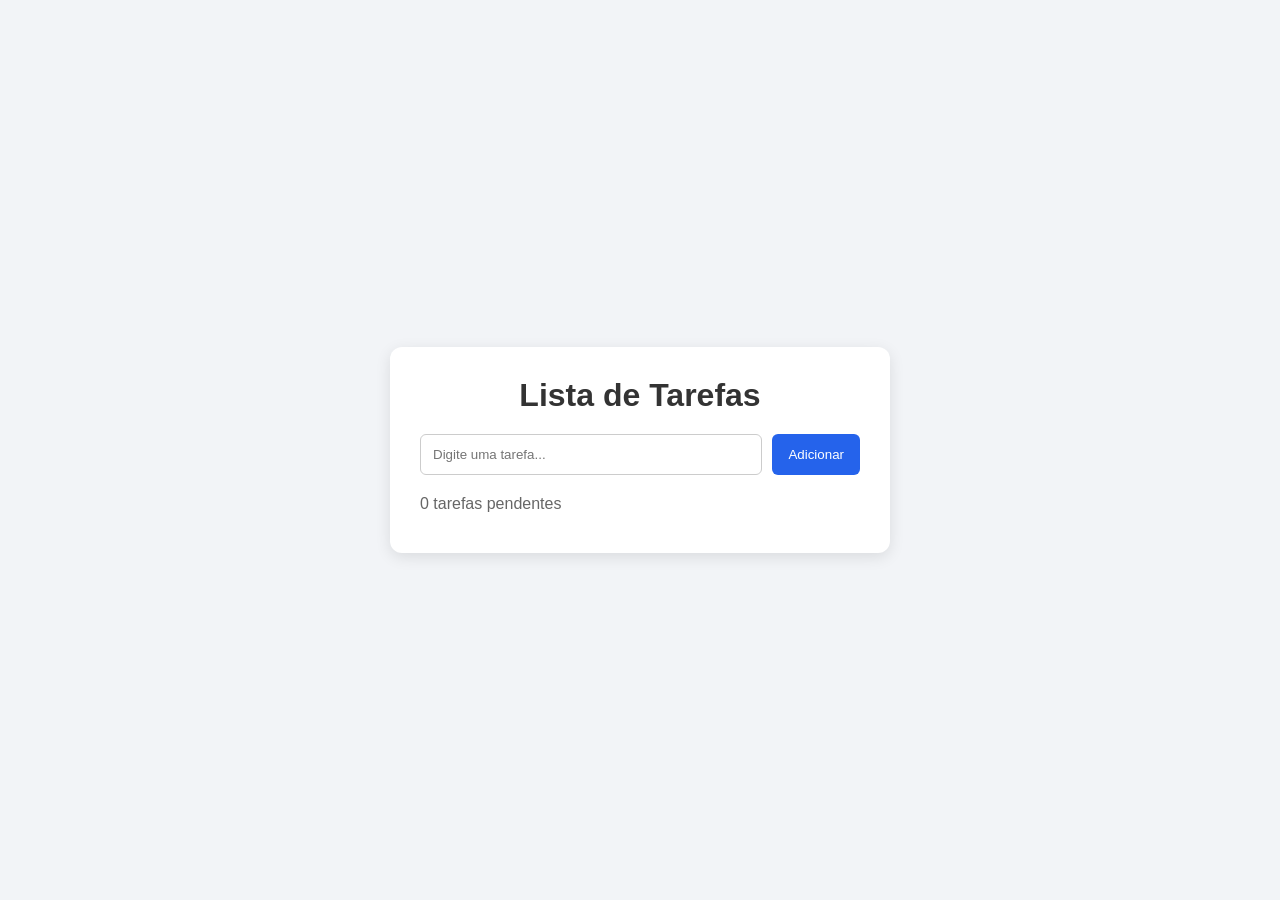
<file: noa de ti/index.html>
<!DOCTYPE html>
<html lang="pt-BR">
<head>
    <meta charset="UTF-8">
    <meta name="viewport" content="width=device-width, initial-scale=1.0">
    <title>Lista de Tarefas</title>
    <link rel="stylesheet" href="style.css">
</head>
<body>

    <main class="container">
        <h1>Lista de Tarefas</h1>

        <form id="taskForm">
            <input
                type="text"
                id="taskInput"
                placeholder="Digite uma tarefa..."
                required
            >
            <button type="submit">Adicionar</button>
        </form>

        <p id="counter">0 tarefas pendentes</p>

        <ul id="taskList"></ul>
    </main>

    <script src="script.js"></script>
</body>
</html>
</file>
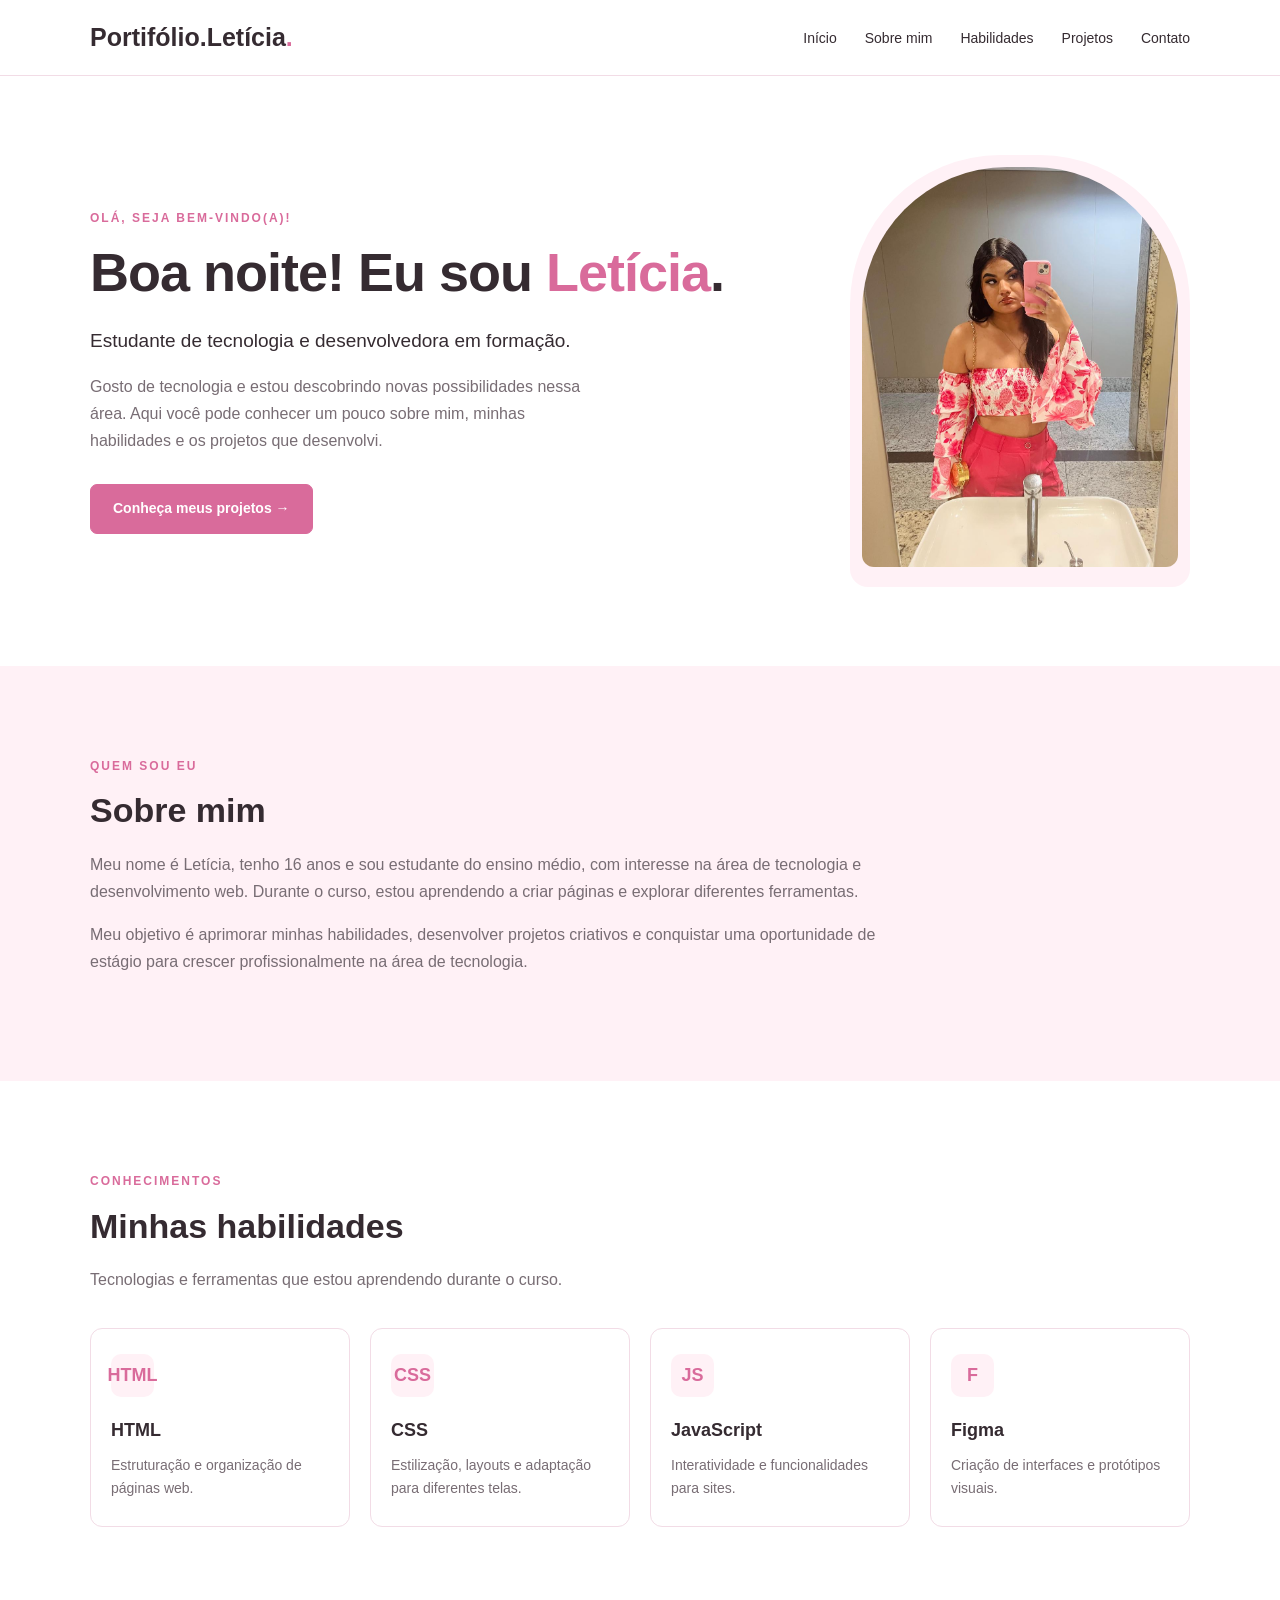
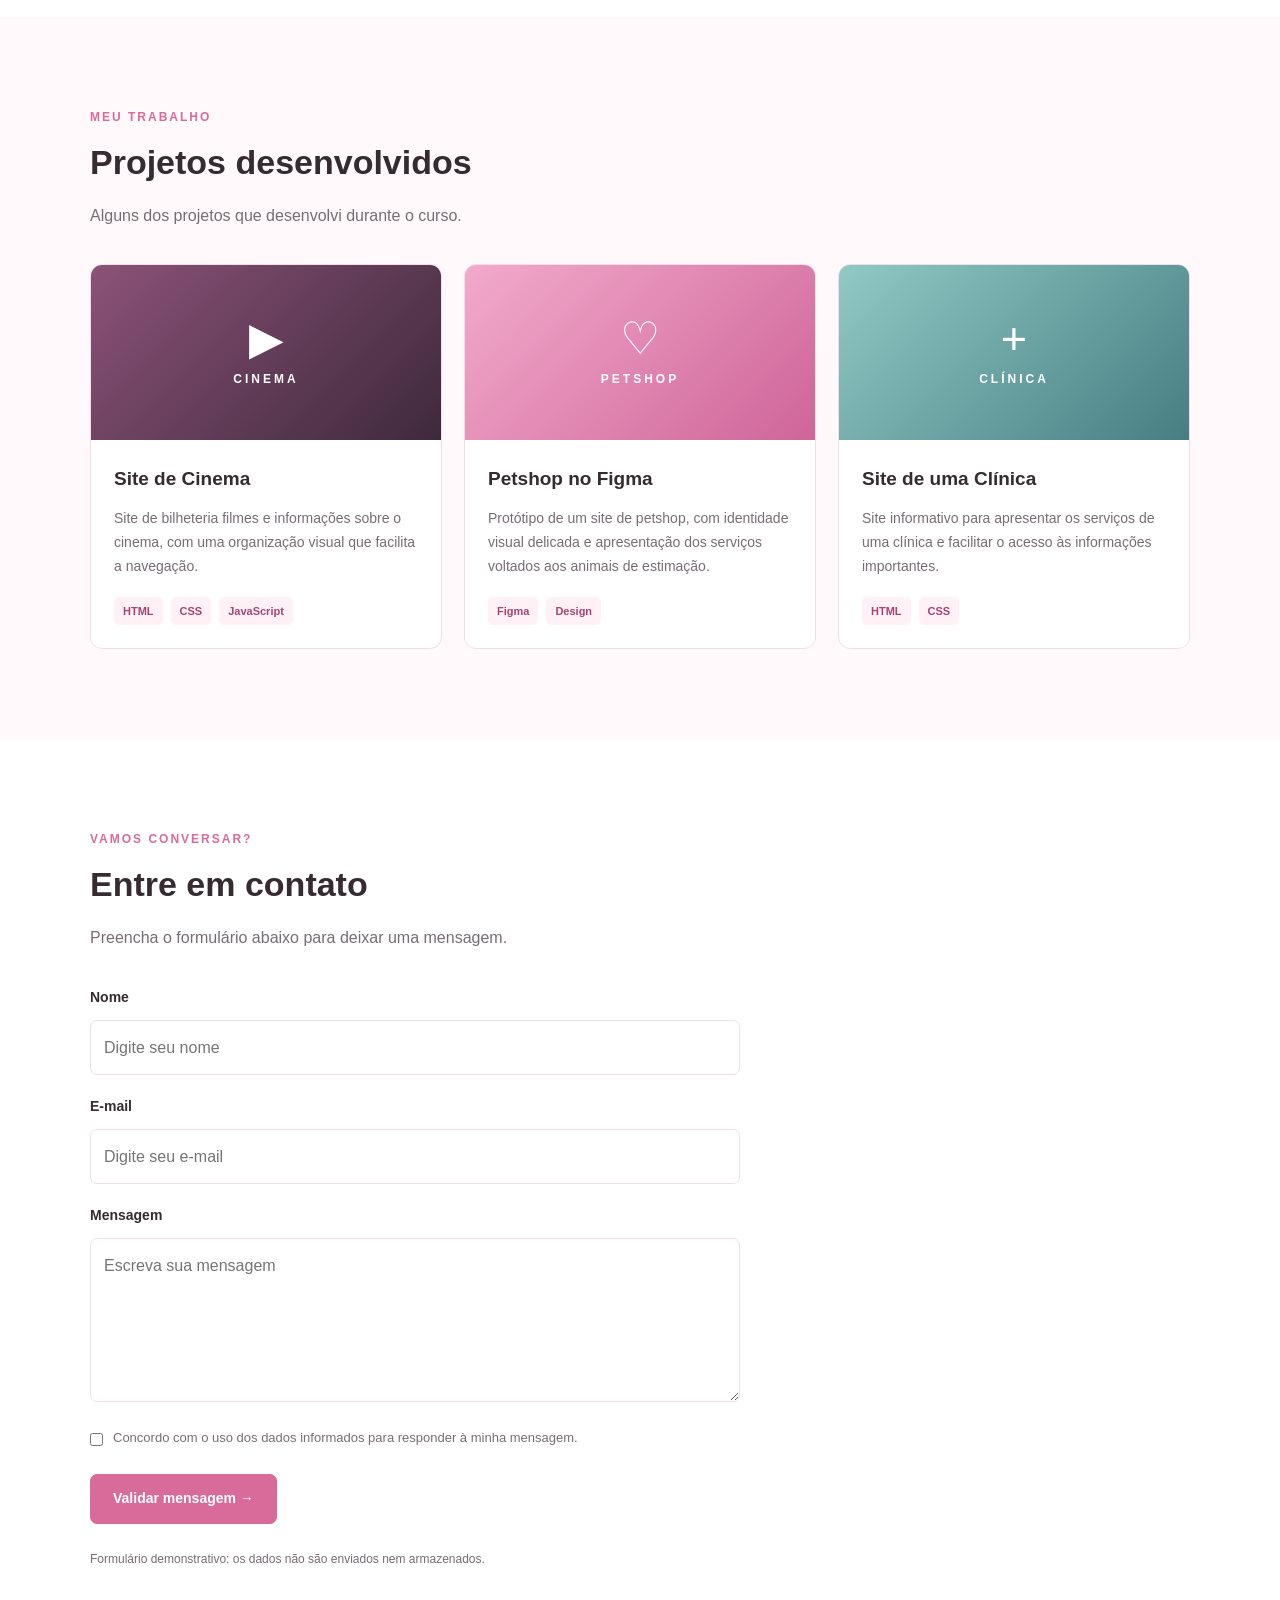
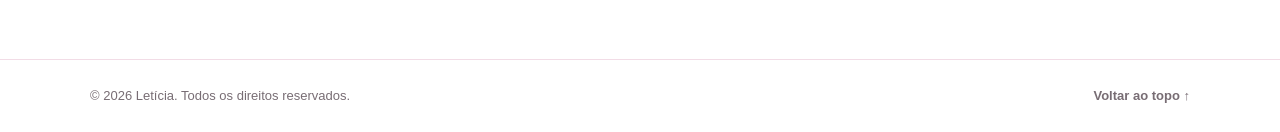
<file: portifólio.Letícia/index.html>
<!DOCTYPE html>
<html lang="pt-BR">
<head>
    <meta charset="UTF-8">
    <meta name="viewport" content="width=device-width, initial-scale=1.0">

    <meta name="description" content="Portfólio profissional de Letícia, estudante de tecnologia.">

    <title>Letícia | Portfólio</title>

    <link rel="stylesheet" href="css/style.css">
    <script src="js/script.js" defer></script>
</head>

<body>

    <header>
        <nav class="navbar container" aria-label="Menu principal">

            <a href="#inicio" class="logo">Portifólio.Letícia<span>.</span></a>

            <button class="menu-toggle"
                id="menu-toggle"
                aria-label="Abrir menu"
                aria-expanded="false"
                aria-controls="menu">
                ☰
            </button>

            <ul class="nav-links" id="menu">
                <li><a href="#inicio">Início</a></li>
                <li><a href="#sobre">Sobre mim</a></li>
                <li><a href="#habilidades">Habilidades</a></li>
                <li><a href="#projetos">Projetos</a></li>
                <li><a href="#contato">Contato</a></li>
            </ul>

        </nav>
    </header>

    <main>

        
        <section class="hero container" id="inicio">

            <div class="hero-content">
                <p class="subtitulo">OLÁ, SEJA BEM-VINDO(A)!</p>

                <h1 id="saudacao">
                    Olá! Eu sou <span>Letícia Sophia</span>.
                </h1>

                <h2>Estudante de tecnologia e desenvolvedora em formação.</h2>

                <p>
                    Gosto de tecnologia e estou descobrindo novas possibilidades
                    nessa área.
                    Aqui você pode conhecer um pouco sobre mim, minhas habilidades e os 
                    projetos que desenvolvi.
                </p>

                <a href="#projetos" class="botao">
                    Conheça meus projetos →
                </a>
            </div>

            <div class="hero-image">
                <img src="img/foto.jpg.jpeg" alt="Foto de perfil de Letícia">
            </div>

        </section>

        
        <section class="secao sobre" id="sobre">
            <div class="container">

                <p class="subtitulo">QUEM SOU EU</p>

                <h2 class="titulo-secao">Sobre mim</h2>

                <p class="texto-sobre">
                    Meu nome é Letícia, tenho 16 anos e sou estudante do ensino médio,
                    com interesse na área de tecnologia e desenvolvimento web.
                    Durante o curso, estou aprendendo a criar páginas e explorar diferentes
                   ferramentas.
                </p>

                <p class="texto-sobre">
                    Meu objetivo é aprimorar minhas habilidades, desenvolver
                    projetos criativos e conquistar uma oportunidade de estágio
                    para crescer profissionalmente na área de tecnologia.
                </p>

            </div>
        </section>

        
        <section class="secao container" id="habilidades">

            <p class="subtitulo">CONHECIMENTOS</p>

            <h2 class="titulo-secao">Minhas habilidades</h2>

            <p class="descricao-secao">
                Tecnologias e ferramentas que estou aprendendo durante o curso.
            </p>

            <div class="habilidades-grid">

                <article class="habilidade">
                    <span class="icone-habilidade">HTML</span>
                    <h3>HTML</h3>
                    <p>Estruturação e organização de páginas web.</p>
                </article>

                <article class="habilidade">
                    <span class="icone-habilidade">CSS</span>
                    <h3>CSS</h3>
                    <p>Estilização, layouts e adaptação para diferentes telas.</p>
                </article>

                <article class="habilidade">
                    <span class="icone-habilidade">JS</span>
                    <h3>JavaScript</h3>
                    <p>Interatividade e funcionalidades para sites.</p>
                </article>

                <article class="habilidade">
                    <span class="icone-habilidade">F</span>
                    <h3>Figma</h3>
                    <p>Criação de interfaces e protótipos visuais.</p>
                </article>

            </div>
        </section>

        
        <section class="secao projetos" id="projetos">
            <div class="container">

                <p class="subtitulo">MEU TRABALHO</p>

                <h2 class="titulo-secao">Projetos desenvolvidos</h2>

                <p class="descricao-secao">
                    Alguns dos projetos que desenvolvi durante o curso.
                </p>

                <div class="projetos-grid">

                    <article class="projeto-card">
                        <div class="projeto-imagem cinema">
                            <span>▶</span>
                            <p>CINEMA</p>
                        </div>

                        <div class="projeto-info">
                            <h3>Site de Cinema</h3>

                            <p>
                                Site de bilheteria filmes e informações
                                sobre o cinema, com uma organização visual que
                                facilita a navegação.
                            </p>

                            <div class="etiquetas">
                                <span>HTML</span>
                                <span>CSS</span>
                                <span>JavaScript</span>
                            </div>
                        </div>
                    </article>

                    <article class="projeto-card">
                        <div class="projeto-imagem petshop">
                            <span>♡</span>
                            <p>PETSHOP</p>
                        </div>

                        <div class="projeto-info">
                            <h3>Petshop no Figma</h3>

                            <p>
                                Protótipo de um site de petshop, com identidade
                                visual delicada e apresentação dos serviços
                                voltados aos animais de estimação.
                            </p>

                            <div class="etiquetas">
                                <span>Figma</span>
                                <span>Design</span>
                            </div>
                        </div>
                    </article>

                    <article class="projeto-card">
                        <div class="projeto-imagem clinica">
                            <span>+</span>
                            <p>CLÍNICA</p>
                        </div>

                        <div class="projeto-info">
                            <h3>Site de uma Clínica</h3>

                            <p>
                                Site informativo para apresentar os serviços
                                de uma clínica e facilitar o acesso às
                                informações importantes.
                            </p>

                            <div class="etiquetas">
                                <span>HTML</span>
                                <span>CSS</span>
                            </div>
                        </div>
                    </article>

                </div>

            </div>
        </section>

        
        <section class="secao container" id="contato">

            <p class="subtitulo">VAMOS CONVERSAR?</p>

            <h2 class="titulo-secao">Entre em contato</h2>

            <p class="descricao-secao">
                Preencha o formulário abaixo para deixar uma mensagem.
            </p>

            <form class="formulario" id="formulario">

                <label for="nome">Nome</label>
                <input
                    type="text"
                    id="nome"
                    name="nome"
                    maxlength="80"
                    autocomplete="name"
                    placeholder="Digite seu nome"
                    required
                >

                <label for="email">E-mail</label>
                <input
                    type="email"
                    id="email"
                    name="email"
                    maxlength="120"
                    autocomplete="email"
                    placeholder="Digite seu e-mail"
                    required
                >

                <label for="mensagem">Mensagem</label>
                <textarea
                    id="mensagem"
                    name="mensagem"
                    rows="5"
                    maxlength="1000"
                    placeholder="Escreva sua mensagem"
                    required
                ></textarea>

                <label class="consentimento">
                    <input type="checkbox" id="consentimento" required>
                    <span>
                        Concordo com o uso dos dados informados para responder
                        à minha mensagem.
                    </span>
                </label>

                <button type="submit" class="botao">
                    Validar mensagem →
                </button>

                <p id="status-formulario" role="status" aria-live="polite"></p>

                <small>
                    Formulário demonstrativo: os dados não são enviados
                    nem armazenados.
                </small>

            </form>
        </section>

    </main>

    
    <footer>
        <div class="container rodape">
            <p>© <span id="ano"></span> Letícia. Todos os direitos reservados.</p>

            <a href="#inicio">Voltar ao topo ↑</a>
        </div>
    </footer>

</body>
</html>
</file>
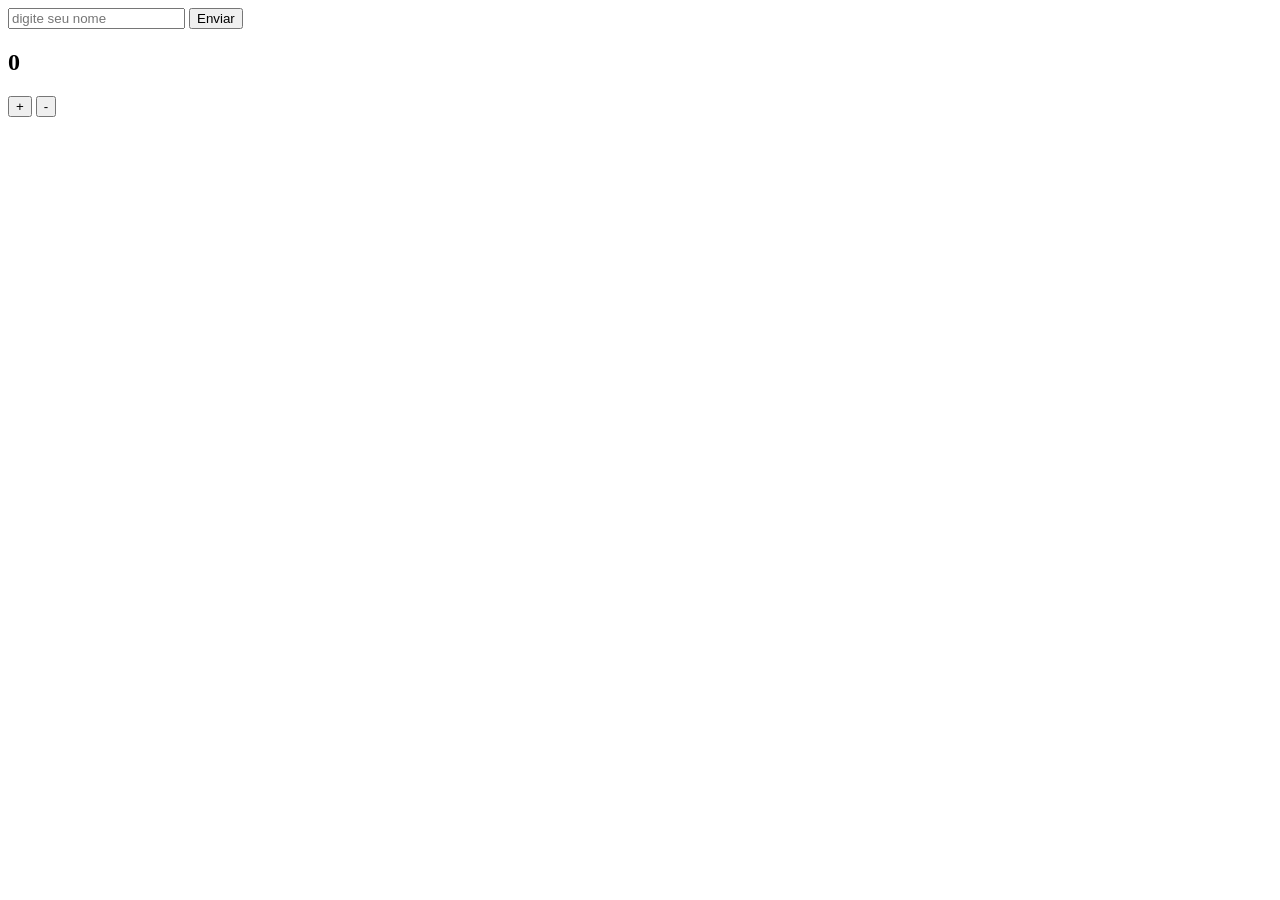
<file: SwitchCase/index.html>
<!DOCTYPE html>
<html lang="en">
<head>
    <meta charset="UTF-8">
    <meta name="viewport" content="width=device-width, initial-scale=1.0">
    <title>Document</title>
</head>

<body>
   <!-- <h1 id="titulo">Olá, aluno!</h1>

    <button onclick="mudarTexto()">Clique aqui</button>

    <script src="script.js"></script>

    <p id="mensagem">Olá</p>

     <button onclick="mudarCor()" >Clique aqui</button> --> 

     <input id="nome" type="text" placeholder ="digite seu nome"></input>

     <button onclick ="mostrarNome()">Enviar</button>

     <p id="resultado"></p>

    <script src="script.js"></script>

     <h2 id="numero">0</h2>

     <button onclick ="aumentar()">+</button>
     <button onclick = "diminuir()">-</button>

</body>
</html>
</file>
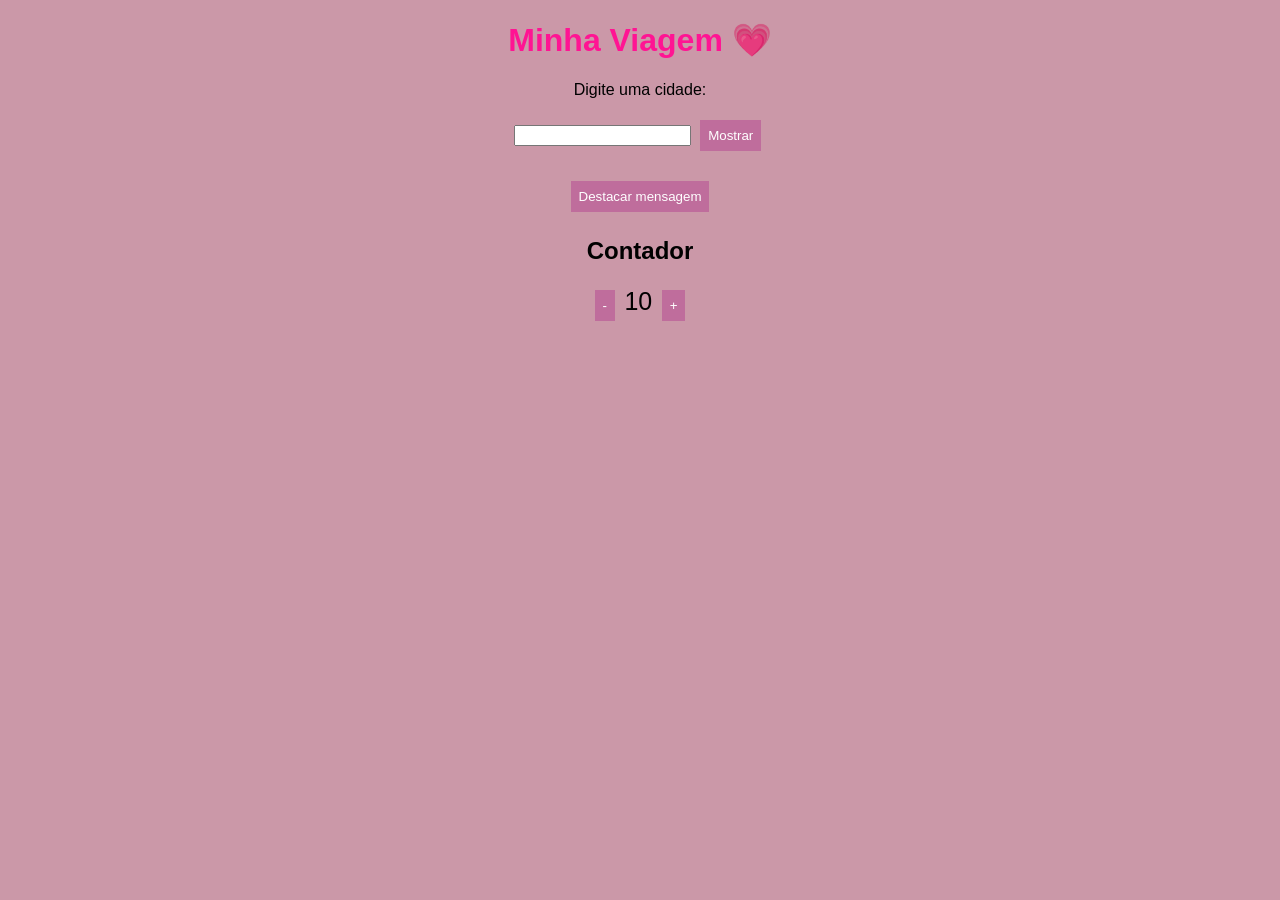
<file: atividade prática/idex.html>
<!DOCTYPE html>
<html lang="pt-br">
<head>
    <meta charset="UTF-8">
    <title>Minha Viagem</title>

    <style>
        body {
            background-color: rgb(203, 152, 168);
            text-align: center;
            font-family: Arial;
        }

        h1 {
            color: deeppink;
        }

        button {
            background-color: rgb(191, 109, 156);
            color: white;
            border: none;
            padding: 8px;
            margin: 5px;
        }

        #mensagem {
            font-size: 20px;
        }

        #contador {
            font-size: 25px;
        }
    </style>
</head>

<body>

    <h1 id="titulo">Minha Viagem 💗</h1>

    <p>Digite uma cidade:</p>

    <input id="cidade">

    <button onclick="mostrarCidade()">Mostrar</button>

    <p id="mensagem"></p>

    <button onclick="destacarMensagem()">Destacar mensagem</button>

    <h2>Contador</h2>

    <button onclick="diminuir()">-</button>

    <span id="contador">10</span>

    <button onclick="aumentar()">+</button>

    <script>
        let numero = 10;

        function mostrarCidade() {
            let cidade = document.getElementById("cidade").value;
            document.getElementById("mensagem").textContent =
                "Quero conhecer " + cidade + "! 💕";
        }

        function destacarMensagem() {
            document.getElementById("mensagem").style.color = "deeppink";
            document.getElementById("mensagem").style.fontSize = "30px";
        }

        function aumentar() {
            numero++;
            document.getElementById("contador").textContent = numero;
        }

        function diminuir() {
            numero--;
            document.getElementById("contador").textContent = numero;
        }
    </script>

</body>
</html>
</file>
<file: noa de ti/style.css>
* {
    box-sizing: border-box;
    margin: 0;
    padding: 0;
}

body {
    font-family: Arial, sans-serif;
    background: #f2f4f7;
    min-height: 100vh;
    display: flex;
    justify-content: center;
    align-items: center;
}

.container {
    background: white;
    width: 90%;
    max-width: 500px;
    padding: 30px;
    border-radius: 12px;
    box-shadow: 0 4px 15px rgba(0, 0, 0, 0.1);
}

h1 {
    text-align: center;
    margin-bottom: 20px;
    color: #333;
}

form {
    display: flex;
    gap: 10px;
}

input {
    flex: 1;
    padding: 12px;
    border: 1px solid #ccc;
    border-radius: 6px;
}

button {
    border: none;
    padding: 12px 16px;
    border-radius: 6px;
    background: #2563eb;
    color: white;
    cursor: pointer;
}

button:hover {
    background: #1d4ed8;
}

#counter {
    margin: 20px 0 10px;
    color: #666;
}

ul {
    list-style: none;
}

li {
    display: flex;
    justify-content: space-between;
    align-items: center;
    padding: 12px;
    margin-bottom: 8px;
    background: #f8fafc;
    border-radius: 6px;
}

li.completed span {
    text-decoration: line-through;
    color: #999;
}

.remove {
    background: #dc2626;
    padding: 7px 10px;
}

.remove:hover {
    background: #b91c1c;
}
</file>
<file: portifólio.Letícia/css/style.css>
:root {
    --rosa: #d96b9b;
    --rosa-claro: #fff1f6;
    --rosa-borda: #f2dce6;
    --branco: #ffffff;
    --texto: #352b31;
    --cinza: #786d74;
}

* {
    margin: 0;
    padding: 0;
    box-sizing: border-box;
}

html {
    scroll-behavior: smooth;
    scroll-padding-top: 90px;
}

body {
    background-color: var(--branco);
    color: var(--texto);
    font-family: Arial, Helvetica, sans-serif;
    line-height: 1.7;
}

.foto-perfil {
    width: 250px;
    height: 250px;
    border-radius: 50%;
    object-fit: cover;
    display: block;
    margin: 0% auto;

}

a {
    color: inherit;
}

button,
input,
textarea {
    font: inherit;
}

button,
a {
    -webkit-tap-highlight-color: transparent;
}

:focus-visible {
    outline: 3px solid var(--rosa);
    outline-offset: 4px;
}

.container {
    width: 90%;
    max-width: 1100px;
    margin: 0 auto;
}

.secao {
    padding: 90px 0;
}

.subtitulo {
    color: var(--rosa);
    font-size: 12px;
    font-weight: bold;
    letter-spacing: 2px;
    margin-bottom: 12px;
}

.titulo-secao {
    font-size: 34px;
    margin-bottom: 18px;
    line-height: 1.3;
}

.descricao-secao {
    color: var(--cinza);
    margin-bottom: 35px;
}


header {
    background-color: var(--branco);
    border-bottom: 1px solid var(--rosa-borda);
    position: sticky;
    top: 0;
    z-index: 100;
}

.navbar {
    min-height: 75px;
    display: flex;
    justify-content: space-between;
    align-items: center;
}

.logo {
    font-size: 25px;
    font-weight: bold;
    text-decoration: none;
}

.logo span {
    color: var(--rosa);
}

.nav-links {
    display: flex;
    align-items: center;
    gap: 28px;
    list-style: none;
}

.nav-links a {
    text-decoration: none;
    font-size: 14px;
    transition: color 0.3s;
}

.nav-links a:hover {
    color: var(--rosa);
}

.menu-toggle {
    display: none;
    background: none;
    border: none;
    color: var(--texto);
    font-size: 25px;
    cursor: pointer;
}


.hero {
    min-height: 590px;
    display: flex;
    align-items: center;
    justify-content: space-between;
    gap: 60px;
    padding-top: 60px;
    padding-bottom: 60px;
}

.hero-content {
    flex: 1;
}

.hero h1 {
    font-size: clamp(35px, 5vw, 54px);
    line-height: 1.2;
    margin-bottom: 20px;
    letter-spacing: -1px;
}

.hero h1 span {
    color: var(--rosa);
}

.hero h2 {
    font-size: 19px;
    font-weight: normal;
    margin-bottom: 15px;
}

.hero-content > p:not(.subtitulo) {
    color: var(--cinza);
    max-width: 520px;
    margin-bottom: 30px;
}

.botao {
    display: inline-block;
    background-color: var(--rosa);
    color: var(--branco);
    border: 1px solid var(--rosa);
    padding: 12px 22px;
    border-radius: 7px;
    text-decoration: none;
    font-weight: bold;
    font-size: 14px;
    cursor: pointer;
    transition: 0.3s;
}

.botao:hover {
    background-color: #bd507f;
    border-color: #bd507f;
}

.hero-image {
    flex: 0 1 340px;
    background-color: var(--rosa-claro);
    padding: 12px;
    border-radius: 150px 150px 18px 18px;
}

.hero-image img {
    width: 100%;
    height: 400px;
    object-fit: cover;
    object-position: center 30%;
    border-radius: 145px 145px 12px 12px;
}


.sobre {
    background-color: var(--rosa-claro);
}

.texto-sobre {
    color: var(--cinza);
    max-width: 800px;
    margin-bottom: 16px;
}


.habilidades-grid {
    display: grid;
    grid-template-columns: repeat(4, 1fr);
    gap: 20px;
}

.habilidade {
    padding: 25px 20px;
    border: 1px solid var(--rosa-borda);
    border-radius: 12px;
    background-color: var(--branco);
    transition: transform 0.3s;
}

.habilidade:hover {
    transform: translateY(-5px);
}

.icone-habilidade {
    display: flex;
    align-items: center;
    justify-content: center;
    width: 43px;
    height: 43px;
    border-radius: 10px;
    background-color: var(--rosa-claro);
    color: var(--rosa);
    font-weight: bold;
    font-size: 18px;
    margin-bottom: 18px;
}

.habilidade h3 {
    font-size: 18px;
    margin-bottom: 8px;
}

.habilidade p {
    color: var(--cinza);
    font-size: 14px;
}


.projetos {
    background-color: #fff9fc;
}

.projetos-grid {
    display: grid;
    grid-template-columns: repeat(3, 1fr);
    gap: 22px;
}

.projeto-card {
    background-color: var(--branco);
    border: 1px solid var(--rosa-borda);
    border-radius: 12px;
    overflow: hidden;
    transition: transform 0.3s;
}

.projeto-card:hover {
    transform: translateY(-5px);
}

.projeto-imagem {
    height: 175px;
    display: flex;
    flex-direction: column;
    align-items: center;
    justify-content: center;
    gap: 8px;
    color: var(--branco);
}

.projeto-imagem span {
    font-size: 45px;
    line-height: 1;
}

.projeto-imagem p {
    font-size: 12px;
    font-weight: bold;
    letter-spacing: 3px;
}

.cinema {
    background: linear-gradient(135deg, #8b5278, #3e293c);
}

.petshop {
    background: linear-gradient(135deg, #f2aacb, #cf6599);
}

.clinica {
    background: linear-gradient(135deg, #91c9c5, #477e83);
}

.projeto-info {
    padding: 23px;
}

.projeto-info h3 {
    font-size: 19px;
    margin-bottom: 12px;
}

.projeto-info > p {
    color: var(--cinza);
    font-size: 14px;
    margin-bottom: 18px;
}

.etiquetas {
    display: flex;
    flex-wrap: wrap;
    gap: 8px;
}

.etiquetas span {
    background-color: var(--rosa-claro);
    color: #a54470;
    padding: 5px 9px;
    border-radius: 5px;
    font-size: 11px;
    font-weight: bold;
}


.formulario {
    max-width: 650px;
    display: flex;
    flex-direction: column;
    gap: 10px;
}

.formulario > label:not(.consentimento) {
    font-size: 14px;
    font-weight: bold;
}

.formulario input:not([type="checkbox"]),
.formulario textarea {
    width: 100%;
    padding: 13px;
    border: 1px solid var(--rosa-borda);
    border-radius: 7px;
    background-color: var(--branco);
    color: var(--texto);
    margin-bottom: 10px;
}

.formulario input:focus,
.formulario textarea:focus {
    outline: 2px solid var(--rosa);
    border-color: var(--rosa);
}

.formulario textarea {
    resize: vertical;
}

.consentimento {
    display: flex;
    align-items: flex-start;
    gap: 10px;
    color: var(--cinza);
    font-size: 13px;
    margin: 5px 0 15px;
}

.consentimento input {
    margin-top: 6px;
    accent-color: var(--rosa);
}

.formulario .botao {
    align-self: flex-start;
}

#status-formulario {
    color: #a54470;
    font-size: 14px;
    font-weight: bold;
}

.formulario small {
    color: var(--cinza);
    font-size: 12px;
    margin-top: 5px;
}


footer {
    border-top: 1px solid var(--rosa-borda);
    padding: 25px 0;
}

.rodape {
    display: flex;
    align-items: center;
    justify-content: space-between;
    gap: 15px;
}

.rodape p,
.rodape a {
    color: var(--cinza);
    font-size: 13px;
}

.rodape a {
    text-decoration: none;
    font-weight: bold;
}

.rodape a:hover {
    color: var(--rosa);
}


@media (max-width: 850px) {
    .hero {
        gap: 30px;
    }

    .hero-image {
        flex-basis: 280px;
    }

    .hero-image img {
        height: 340px;
    }

    .habilidades-grid {
        grid-template-columns: repeat(2, 1fr);
    }

    .projetos-grid {
        grid-template-columns: 1fr;
    }
}

@media (max-width: 650px) {
    .secao {
        padding: 65px 0;
    }

    .navbar {
        min-height: 68px;
    }

    .menu-toggle {
        display: block;
    }

    .nav-links {
        display: none;
        position: absolute;
        top: 68px;
        left: 0;
        width: 100%;
        padding: 20px 5%;
        background-color: var(--branco);
        border-bottom: 1px solid var(--rosa-borda);
        flex-direction: column;
        align-items: flex-start;
        gap: 18px;
    }

    .nav-links.aberto {
        display: flex;
    }

    .nav-links a {
        display: block;
        padding: 3px 0;
    }

    .hero {
        flex-direction: column-reverse;
        align-items: flex-start;
        padding-top: 45px;
        gap: 35px;
    }

    .hero-image {
        width: 100%;
        max-width: 270px;
        align-self: center;
    }

    .hero-image img {
        height: 320px;
    }

    .hero h1 {
        font-size: 38px;
    }

    .titulo-secao {
        font-size: 29px;
    }

    .habilidades-grid {
        grid-template-columns: 1fr 1fr;
        gap: 12px;
    }

    .habilidade {
        padding: 18px 14px;
    }

    .rodape {
        flex-direction: column;
        align-items: flex-start;
    }
}

@media (prefers-reduced-motion: reduce) {
    html {
        scroll-behavior: auto;
    }

    *,
    *::before,
    *::after {
        transition: none !important;
    }
}
</file>
